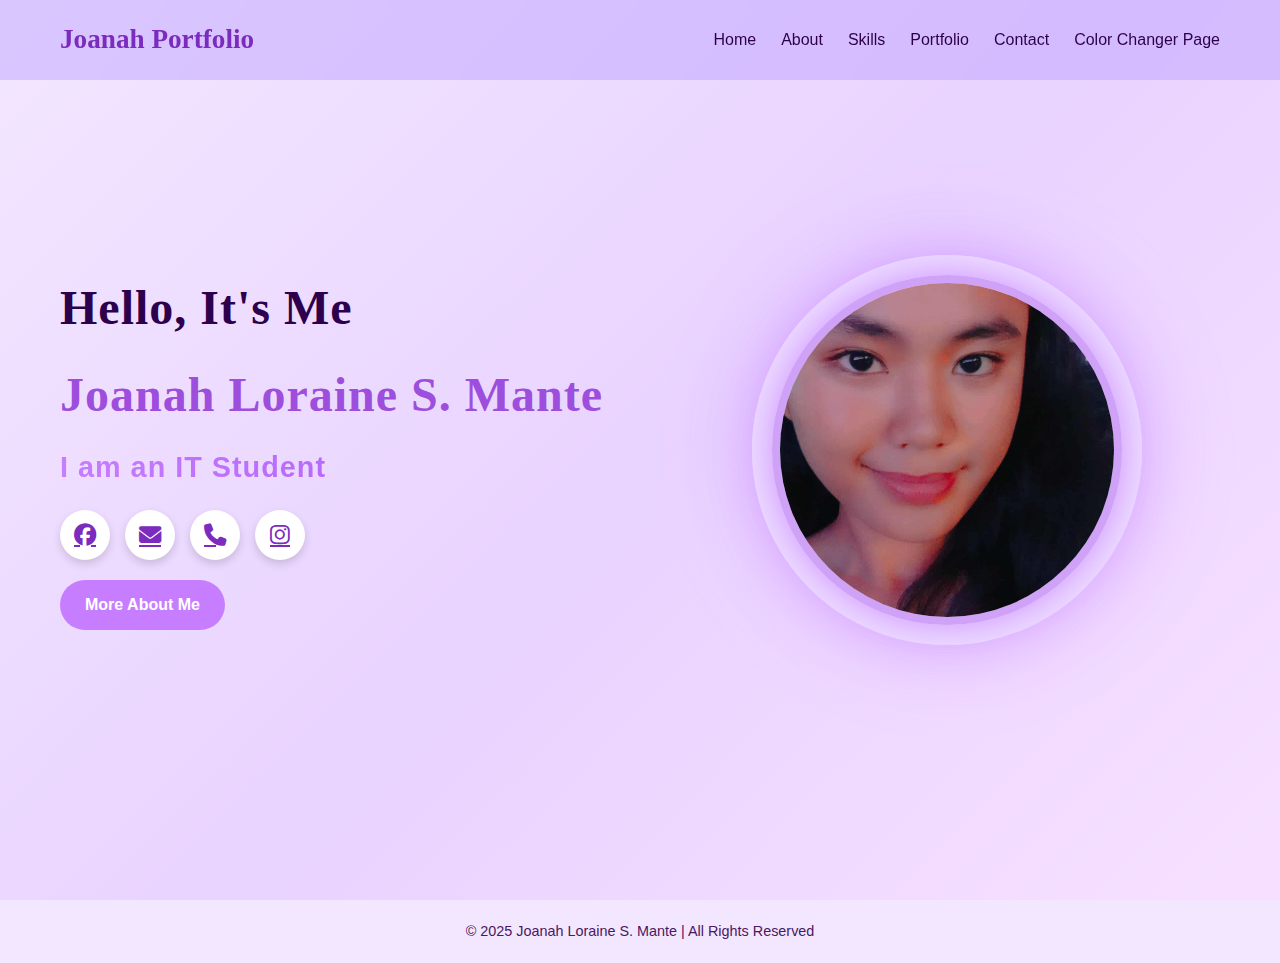
<file: index.html>
<!DOCTYPE html>
<html lang="en">
<head>
  <meta charset="UTF-8">
  <meta name="viewport" content="width=device-width, initial-scale=1.0">
  <title>Joanah Loraine - Portfolio</title>
  <link rel="stylesheet" href="index.css">
  <link rel="stylesheet" href="https://cdnjs.cloudflare.com/ajax/libs/font-awesome/6.5.0/css/all.min.css">
</head>
<body>
  <!-- Navigation -->
  <header>
    <div class="logo">Joanah Portfolio</div>
    <nav>
      <ul>
        <li><a href="#home">Home</a></li>
        <li><a href="about.html">About</a></li>
        <li><a href="#skills">Skills</a></li>
        <li><a href="#portfolio">Portfolio</a></li>
        <li><a href="contact.html">Contact</a></li>
        <li><a href="colorchange.html">Color Changer Page</a></li>
      </ul>
    </nav>
  </header>

  <!-- Hero Section -->
  <section id="home" class="hero">
    <div class="hero-text">
      <h1>Hello, It's Me</h1>
      <h1 class="name-effect">Joanah Loraine S. Mante</h1>
      <h2 class="typing">I am an IT Student</h2>

      <!-- Social Icons -->
      <div class="social-icons">
        <a href="https://facebook.com/JoanahLoraineMante" target="_blank"><i class="fab fa-facebook"></i></a>
        <a href="mailto:joanahlorainem@gmail.com"><i class="fa-solid fa-envelope"></i></a>
        <a href="tel:+639482959783"><i class="fa-solid fa-phone"></i></a>
        <a href="https://instagram.com/luvvjoanah" target="_blank"><i class="fab fa-instagram"></i></a>
      </div>

      <!-- Button -->
      <a href="about.html" class="btn">More About Me</a>
    </div>

    <!-- Profile Picture -->
    <div class="hero-img">
      <img src="your-photo.png" alt="Profile Picture">
    </div>
  </section>

  <!-- Footer -->
  <footer>
    <p>© 2025 Joanah Loraine S. Mante | All Rights Reserved</p>
  </footer>
</body>
</html>
</file>
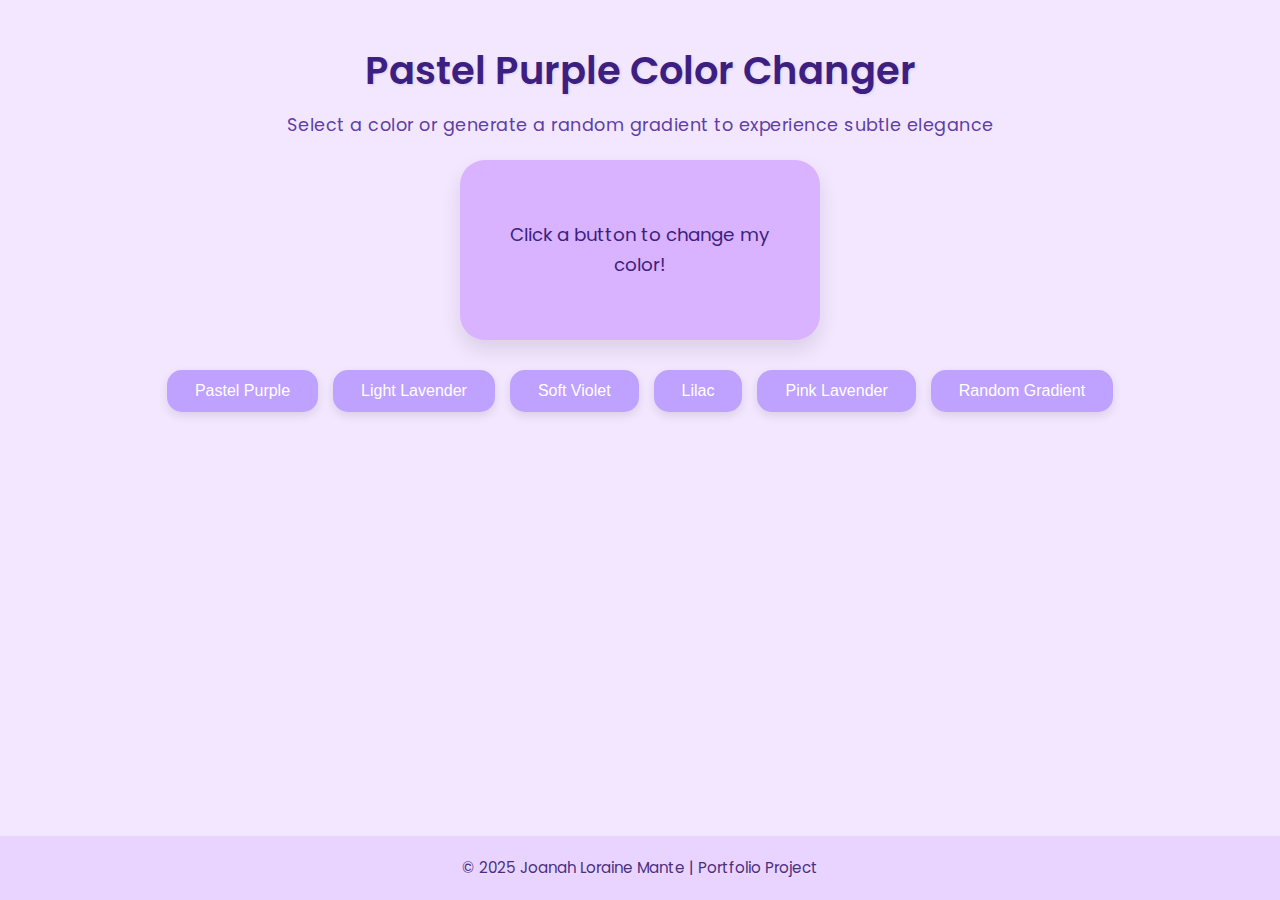
<file: colorchanger.html>
<!DOCTYPE html>
<html lang="en">
<head>
  <meta charset="UTF-8">
  <meta name="viewport" content="width=device-width, initial-scale=1.0">
  <title>Pastel Purple Color Changer</title>

  <!-- Google Font -->
  <link href="https://fonts.googleapis.com/css2?family=Poppins:wght@400;500;600&display=swap" rel="stylesheet">

  <style>
    /* Reset */
    * {
      margin: 0;
      padding: 0;
      box-sizing: border-box;
    }

    body {
      font-family: 'Poppins', sans-serif;
      background-color: #f3e7ff; /* pastel purple background */
      color: #4b2e83;
      display: flex;
      flex-direction: column;
      min-height: 100vh;
      align-items: center;
      line-height: 1.6;
    }

    header {
      margin-top: 40px;
      text-align: center;
    }

    h1 {
      font-size: 2.4em;
      font-weight: 600;
      margin-bottom: 10px;
      color: #3c1f80;
      text-shadow: 1px 1px 3px rgba(0,0,0,0.1);
    }

    p.subtitle {
      font-size: 1.1em;
      color: #5e3fa5;
      letter-spacing: 0.5px;
    }

    main {
      flex: 1;
      display: flex;
      flex-direction: column;
      align-items: center;
      gap: 30px;
      padding: 20px;
    }

    .color-box {
      width: 360px;
      height: 180px;
      background-color: #d9b3ff; /* default pastel purple */
      display: flex;
      align-items: center;
      justify-content: center;
      text-align: center;
      padding: 25px;
      border-radius: 25px;
      box-shadow: 0 10px 20px rgba(0,0,0,0.1);
      font-size: 1.15em;
      transition: background-color 0.6s ease, background 1s ease, transform 0.3s ease;
      color: #3c1f80;
    }

    .color-box:hover {
      transform: scale(1.03);
      box-shadow: 0 14px 28px rgba(0,0,0,0.15);
    }

    .buttons {
      display: flex;
      flex-wrap: wrap;
      justify-content: center;
      gap: 15px;
    }

    button {
      padding: 12px 28px;
      font-size: 1em;
      border: none;
      border-radius: 15px;
      background-color: #bfa2ff;
      color: white;
      cursor: pointer;
      font-weight: 500;
      transition: all 0.3s ease;
      box-shadow: 0 4px 10px rgba(0,0,0,0.1);
    }

    button:hover {
      background-color: #9f80ff;
      transform: translateY(-3px);
      box-shadow: 0 8px 16px rgba(0,0,0,0.2), 0 0 10px rgba(159,128,255,0.5);
    }

    footer {
      width: 100%;
      text-align: center;
      padding: 20px;
      background-color: #e9d3ff;
      font-size: 0.95em;
      color: #4b2e83;
      text-shadow: 1px 1px 2px rgba(255,255,255,0.3);
    }

    @media (max-width: 420px) {
      .color-box {
        width: 90%;
        height: 150px;
        font-size: 1em;
      }

      button {
        padding: 10px 18px;
        font-size: 0.95em;
      }
    }
  </style>
</head>
<body>

  <header>
    <h1>Pastel Purple Color Changer</h1>
    <p class="subtitle">Select a color or generate a random gradient to experience subtle elegance</p>
  </header>

  <main>
    <div class="color-box" id="colorBox">
      Click a button to change my color!
    </div>

    <div class="buttons">
      <button onclick="changeColor('#d9b3ff')">Pastel Purple</button>
      <button onclick="changeColor('#cfa6ff')">Light Lavender</button>
      <button onclick="changeColor('#bfa2ff')">Soft Violet</button>
      <button onclick="changeColor('#e0c6ff')">Lilac</button>
      <button onclick="changeColor('#f0d9ff')">Pink Lavender</button>
      <button onclick="randomGradient()">Random Gradient</button>
    </div>
  </main>

  <footer>
    &copy; 2025 Joanah Loraine Mante | Portfolio Project
  </footer>

  <script>
    const box = document.getElementById("colorBox");

    // Apply a single pastel color
    function changeColor(color) {
      box.style.background = color;
    }

    // Generate a random pastel color
    function randomPastel() {
      const r = Math.floor(Math.random() * 128 + 127);
      const g = Math.floor(Math.random() * 128 + 127);
      const b = Math.floor(Math.random() * 128 + 127);
      return `rgb(${r}, ${g}, ${b})`;
    }

    // Apply a random gradient
    function randomGradient() {
      const color1 = randomPastel();
      const color2 = randomPastel();
      const angle = Math.floor(Math.random() * 360);
      box.style.background = `linear-gradient(${angle}deg, ${color1}, ${color2})`;
    }
  </script>

</body>
</html>
</file>
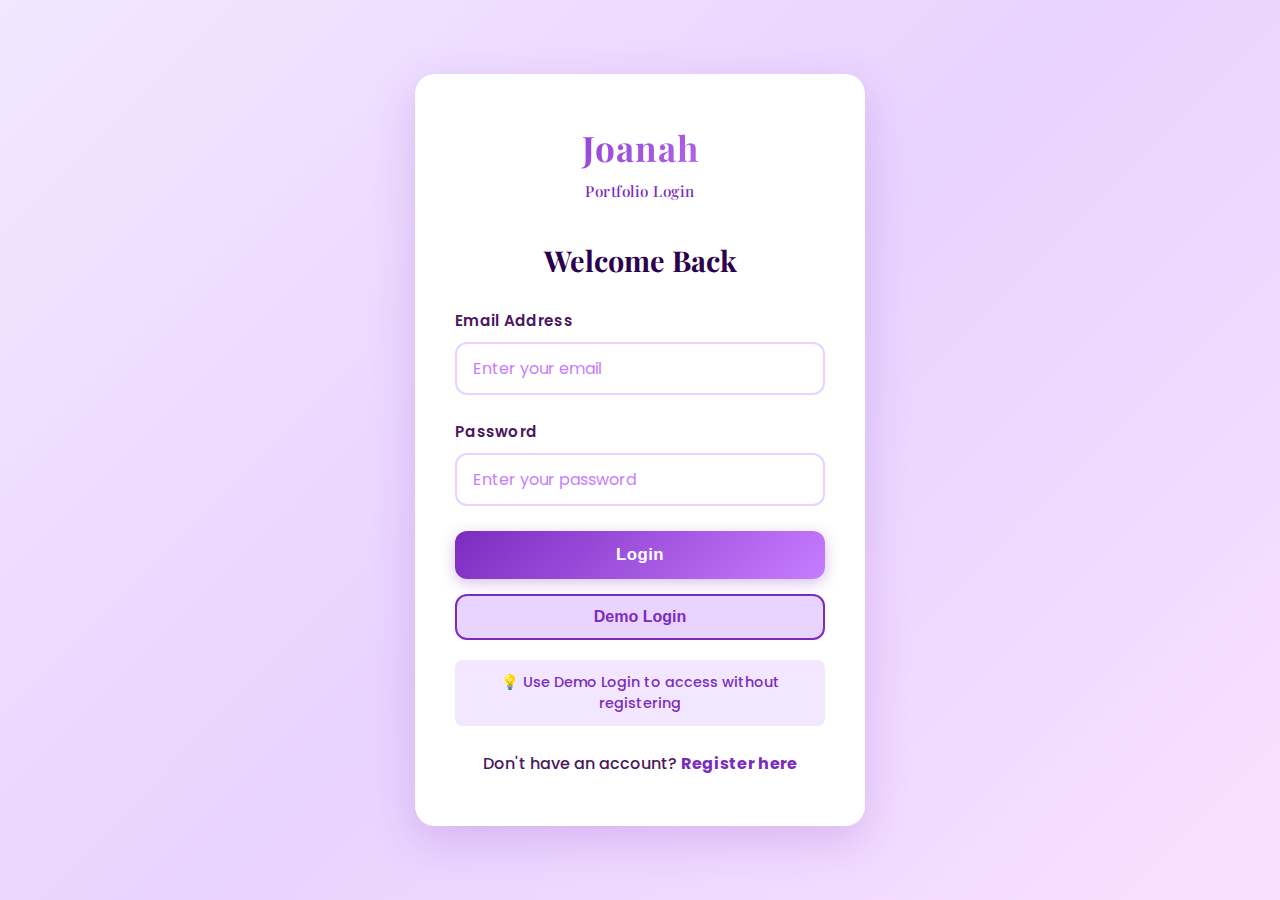
<file: contact.html>
<!DOCTYPE html>
<html lang="en">
<head>
  <meta charset="UTF-8">
  <meta name="viewport" content="width=device-width, initial-scale=1.0">
  <title>Contact - Joanah Loraine</title>
  <link rel="stylesheet" href="https://cdnjs.cloudflare.com/ajax/libs/font-awesome/6.5.0/css/all.min.css">
  <link href="https://fonts.googleapis.com/css2?family=Poppins:wght@300;400;500;600;700&family=Playfair+Display:wght@700&display=swap" rel="stylesheet">
  <style>
    * {
      margin: 0;
      padding: 0;
      box-sizing: border-box;
    }

    :root {
      --bg-1: #f3e7ff; --bg-2: #e9d3ff; --bg-3: #f8e1ff;
      --text-1: #2d004d; --text-2: #4a1760;
      --accent-1: #7b2cbf; --accent-2: #c77dff; --accent-3: #a855f7;
      --card-bg: #f8e1ff; --card-alt: #fff;
      --header-bg: rgba(180, 150, 255, 0.4);
      --shadow: rgba(0,0,0,0.1);
    }

    [data-theme="dark"] {
      --bg-1: #1a0033; --bg-2: #2d004d; --bg-3: #1f0038;
      --text-1: #e0aaff; --text-2: #c77dff;
      --accent-1: #c77dff; --accent-2: #9d4edd; --accent-3: #d0a2f7;
      --card-bg: #2d004d; --card-alt: #1f0038;
      --header-bg: rgba(29, 0, 51, 0.9);
      --shadow: rgba(199, 125, 255, 0.2);
    }

    html {
      scroll-behavior: smooth;
    }

    body {
      background: linear-gradient(135deg, var(--bg-1), var(--bg-2), var(--bg-3));
      color: var(--text-1);
      transition: all 0.5s ease;
      font-family: 'Poppins', sans-serif;
      min-height: 100vh;
    }

    h1, h2, h3, h4, h5, h6 {
      font-family: 'Playfair Display', serif;
    }

    header {
      background: var(--header-bg);
      transition: all 0.3s ease;
      padding: 20px 60px;
      display: flex;
      justify-content: space-between;
      align-items: center;
      position: sticky;
      top: 0;
      z-index: 100;
    }

    header.scrolled {
      padding: 12px 60px;
      box-shadow: 0 4px 15px var(--shadow);
    }

    .logo {
      font-size: 1.8rem;
      font-weight: bold;
      color: var(--accent-1);
      font-family: 'Playfair Display', serif;
      letter-spacing: 1px;
    }

    nav ul {
      display: flex;
      list-style: none;
      gap: 30px;
    }

    nav a {
      color: var(--text-1);
      text-decoration: none;
      transition: color 0.3s ease;
      font-weight: 500;
      font-size: 1rem;
      letter-spacing: 0.3px;
    }

    nav a:hover,
    nav a.active {
      color: var(--accent-1);
    }

    .theme-toggle {
      position: fixed;
      top: 100px;
      right: 30px;
      z-index: 1001;
      background: var(--accent-2);
      border: none;
      width: 60px;
      height: 60px;
      border-radius: 50%;
      cursor: pointer;
      box-shadow: 0 4px 15px var(--shadow);
      transition: all 0.3s ease;
      display: flex;
      align-items: center;
      justify-content: center;
      font-size: 1.5rem;
      color: white;
    }

    .theme-toggle:hover {
      transform: scale(1.1) rotate(15deg);
    }

    .scroll-top {
      position: fixed;
      bottom: 30px;
      right: 30px;
      background: var(--accent-2);
      color: white;
      width: 50px;
      height: 50px;
      border-radius: 50%;
      border: none;
      cursor: pointer;
      opacity: 0;
      transform: translateY(100px);
      transition: all 0.3s ease;
      box-shadow: 0 4px 15px var(--shadow);
      z-index: 1001;
      display: flex;
      align-items: center;
      justify-content: center;
    }

    .scroll-top.visible {
      opacity: 1;
      transform: translateY(0);
    }

    .scroll-top:hover {
      transform: translateY(-5px);
    }

    .contact-container {
      max-width: 700px;
      margin: 80px auto;
      background: var(--card-bg);
      padding: 60px;
      border-radius: 20px;
      box-shadow: 0 8px 30px rgba(123, 44, 191, 0.12);
      animation: slideUp 0.8s ease-out;
    }

    @keyframes slideUp {
      from {
        opacity: 0;
        transform: translateY(50px);
      }
      to {
        opacity: 1;
        transform: translateY(0);
      }
    }

    .contact-container h2 {
      font-size: 2.8rem;
      color: var(--text-1);
      margin-bottom: 15px;
      font-family: 'Playfair Display', serif;
      font-weight: 700;
      letter-spacing: 1px;
    }

    .contact-container p {
      font-size: 1.1rem;
      color: var(--text-2);
      margin-bottom: 40px;
      line-height: 1.8;
      font-weight: 400;
    }

    .form-group {
      margin-bottom: 25px;
    }

    label {
      display: block;
      color: var(--text-1);
      margin-bottom: 10px;
      font-weight: 600;
      font-size: 1rem;
      letter-spacing: 0.3px;
    }

    input,
    textarea {
      width: 100%;
      padding: 14px 16px;
      border: 2px solid #e9d3ff;
      border-radius: 12px;
      font-family: 'Poppins', sans-serif;
      font-size: 1rem;
      transition: all 0.3s ease;
      color: var(--text-1);
      background: var(--card-alt);
    }

    input:focus,
    textarea:focus {
      outline: none;
      border-color: var(--accent-1);
      box-shadow: 0 0 0 3px rgba(123, 44, 191, 0.1);
      transform: translateY(-2px);
    }

    input::placeholder,
    textarea::placeholder {
      color: var(--accent-2);
      font-weight: 400;
    }

    .btn {
      width: 100%;
      padding: 16px;
      background: linear-gradient(135deg, var(--accent-1), var(--accent-2));
      color: white;
      border: none;
      border-radius: 12px;
      font-size: 1.1rem;
      font-weight: 700;
      cursor: pointer;
      transition: all 0.3s ease;
      letter-spacing: 0.5px;
      box-shadow: 0 4px 15px rgba(123, 44, 191, 0.3);
      font-family: 'Poppins', sans-serif;
    }

    .btn:hover {
      transform: translateY(-3px);
      box-shadow: 0 8px 25px rgba(123, 44, 191, 0.45);
    }

    .btn:active {
      transform: translateY(-1px);
    }

    .btn:disabled {
      opacity: 0.7;
      cursor: not-allowed;
    }

    .contact-info {
      background: var(--card-alt);
      padding: 25px;
      border-radius: 12px;
      margin-top: 30px;
      border-left: 4px solid var(--accent-2);
    }

    .contact-info h3 {
      font-size: 1.3rem;
      color: var(--accent-1);
      margin-bottom: 15px;
      font-family: 'Playfair Display', serif;
    }

    .contact-info p {
      margin-bottom: 12px;
      font-size: 1.05rem;
    }

    .contact-info a {
      color: var(--accent-1);
      text-decoration: none;
      font-weight: 600;
      transition: color 0.3s ease;
    }

    .contact-info a:hover {
      color: var(--accent-2);
    }

    .success-message {
      background: #e8f5e9;
      color: #2e7d32;
      padding: 16px;
      border-radius: 8px;
      margin-bottom: 20px;
      font-weight: 500;
      display: none;
      text-align: center;
      border-left: 4px solid #2e7d32;
    }

    .success-message.show {
      display: block;
      animation: slideIn 0.5s ease-out;
    }

    @keyframes slideIn {
      from {
        opacity: 0;
        transform: translateX(-20px);
      }
      to {
        opacity: 1;
        transform: translateX(0);
      }
    }

    footer {
      background: var(--card-bg);
      color: var(--text-2);
      text-align: center;
      padding: 30px 20px;
      margin-top: 60px;
      font-size: 1.05rem;
      font-weight: 500;
    }

    @media (max-width: 900px) {
      header {
        flex-direction: column;
        gap: 15px;
        padding: 15px;
      }

      nav ul {
        flex-direction: column;
        gap: 15px;
      }

      .contact-container {
        margin: 60px 20px;
        padding: 40px 25px;
      }

      .theme-toggle {
        top: 80px;
        right: 20px;
      }
    }
  </style>
</head>
<body>
  <button class="theme-toggle" id="themeToggle">
    <i class="fas fa-moon"></i>
  </button>

  <button class="scroll-top" id="scrollTop">
    <i class="fas fa-arrow-up"></i>
  </button>

  <header id="header">
    <div class="logo">Joanah Portfolio</div>
    <nav>
      <ul>
        <li><a href="index.html#home">Home</a></li>
        <li><a href="index.html#about">About</a></li>
        <li><a href="index.html#skills">Skills</a></li>
        <li><a href="index.html#portfolio">Portfolio</a></li>
        <li><a href="contact.html" class="active">Contact</a></li>
        <li><a href="#" id="logoutBtn" style="color: var(--accent-1); font-weight: 700;">Logout</a></li>
      </ul>
    </nav>
  </header>

  <div class="contact-container">
    <h2>Get In Touch</h2>
    <p>I'd love to hear from you! Whether you have questions, collaboration ideas, or just want to say hello, feel free to reach out.</p>

    <div class="success-message" id="successMsg">
      ✓ Thank you! Your message has been received. I'll get back to you soon!
    </div>

    <form id="contactForm">
      <div class="form-group">
        <label for="name">Full Name</label>
        <input type="text" id="name" name="name" placeholder="Enter your name" required>
      </div>

      <div class="form-group">
        <label for="email">Email Address</label>
        <input type="email" id="email" name="email" placeholder="Enter your email" required>
      </div>

      <div class="form-group">
        <label for="subject">Subject</label>
        <input type="text" id="subject" name="subject" placeholder="What is this about?" required>
      </div>

      <div class="form-group">
        <label for="message">Message</label>
        <textarea id="message" name="message" rows="6" placeholder="Type your message here..." required></textarea>
      </div>

      <button type="submit" class="btn" id="submitBtn">
        <i class="fas fa-paper-plane"></i> Send Message
      </button>
    </form>

    <div class="contact-info">
      <h3>Other Ways to Reach Me</h3>
      <p>
        <i class="fas fa-envelope" style="color: var(--accent-1); margin-right: 10px;"></i>
        <a href="mailto:joanahlorainem@gmail.com">joanahlorainem@gmail.com</a>
      </p>
      <p>
        <i class="fas fa-phone" style="color: var(--accent-1); margin-right: 10px;"></i>
        <a href="tel:+639482959783">+63 948 295 9783</a>
      </p>
      <p>
        <i class="fas fa-map-marker-alt" style="color: var(--accent-1); margin-right: 10px;"></i>
        Philippines
      </p>
    </div>
  </div>

  <footer>
    <p>© 2025 Joanah Loraine S. Mante | All Rights Reserved</p>
  </footer>

  <script>
    // Check if user is logged in
    if (!localStorage.getItem('userLoggedIn')) {
      window.location.href = 'login.html';
    }

    // Theme Toggle
    const theme = document.getElementById('themeToggle');
    const html = document.documentElement;
    const saved = localStorage.getItem('theme') || 'light';
    html.setAttribute('data-theme', saved);
    theme.querySelector('i').className = saved === 'dark' ? 'fas fa-sun' : 'fas fa-moon';

    theme.addEventListener('click', () => {
      const curr = html.getAttribute('data-theme');
      const next = curr === 'dark' ? 'light' : 'dark';
      html.setAttribute('data-theme', next);
      localStorage.setItem('theme', next);
      theme.querySelector('i').className = next === 'dark' ? 'fas fa-sun' : 'fas fa-moon';
    });

    // Logout Button
    document.getElementById('logoutBtn').addEventListener('click', (e) => {
      e.preventDefault();
      localStorage.removeItem('userLoggedIn');
      window.location.href = 'login.html';
    });

    // Scroll Progress
    window.addEventListener('scroll', () => {
      const top = document.getElementById('scrollTop');
      top.classList.toggle('visible', window.scrollY > 300);
      document.getElementById('header').classList.toggle('scrolled', window.scrollY > 50);
    });

    // Scroll to Top
    document.getElementById('scrollTop').addEventListener('click', () => {
      window.scrollTo({ top: 0, behavior: 'smooth' });
    });

    // Form Submission
    document.getElementById('contactForm').addEventListener('submit', function(e) {
      e.preventDefault();

      const name = document.getElementById('name').value;
      const email = document.getElementById('email').value;
      const subject = document.getElementById('subject').value;
      const message = document.getElementById('message').value;
      const successMsg = document.getElementById('successMsg');
      const submitBtn = document.getElementById('submitBtn');

      // Simple validation
      if (name && email && subject && message) {
        // Show success message
        successMsg.classList.add('show');
        submitBtn.disabled = true;
        submitBtn.innerHTML = '<i class="fas fa-check"></i> Message Sent!';

        // Reset form
        this.reset();

        // Hide success message after 4 seconds
        setTimeout(() => {
          successMsg.classList.remove('show');
          submitBtn.disabled = false;
          submitBtn.innerHTML = '<i class="fas fa-paper-plane"></i> Send Message';
        }, 4000);
      }
    });

    // Navigation smooth scroll for anchor links
    document.querySelectorAll('nav a').forEach(link => {
      link.addEventListener('click', function(e) {
        const href = this.getAttribute('href');
        if (href.includes('index.html#')) {
          e.preventDefault();
          const target = href.split('#')[1];
          // Redirect to index.html with anchor
          window.location.href = href;
        }
      });
    });
  </script>
</body>
</html>
</file>
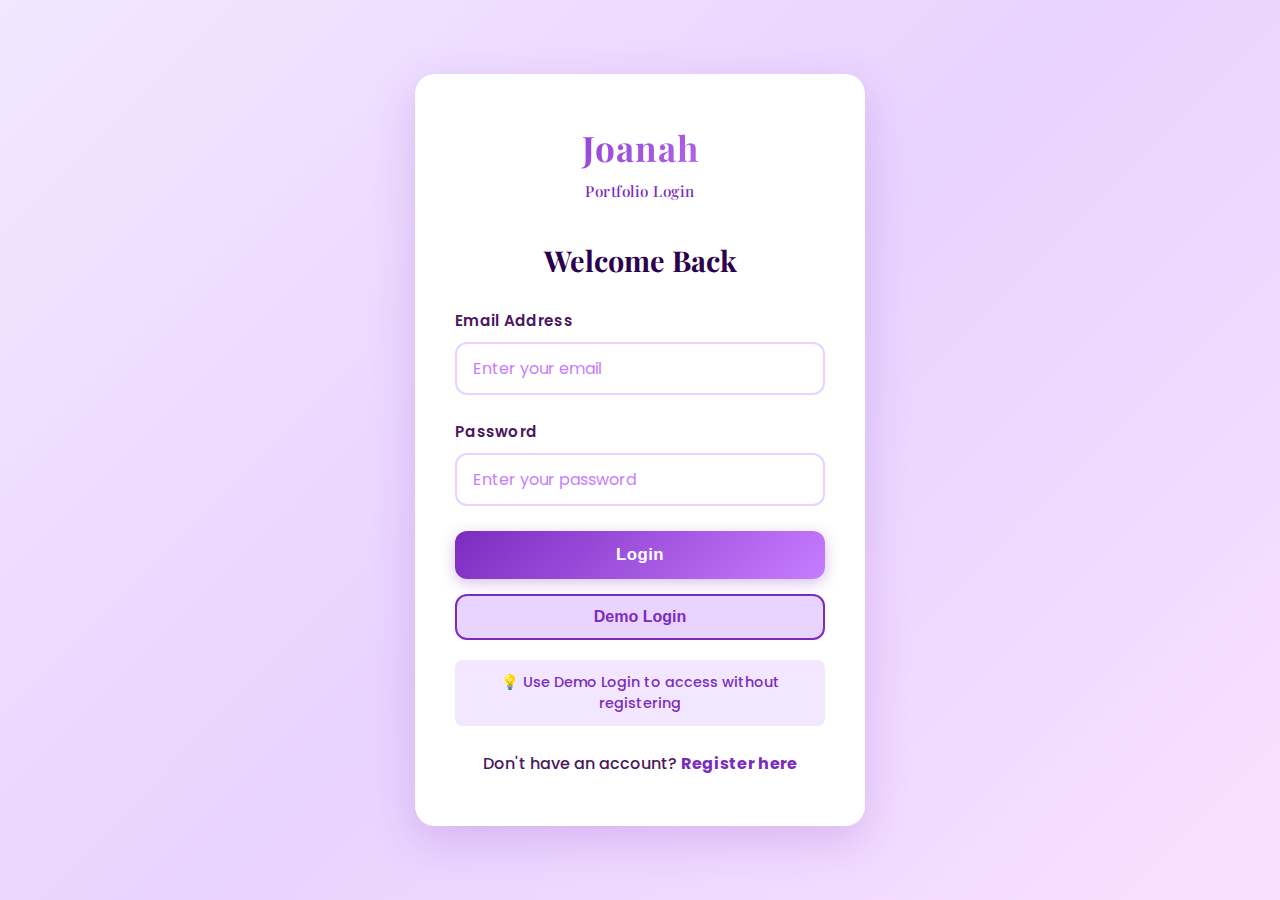
<file: login.html>
<!DOCTYPE html>
<html lang="en">
<head>
  <meta charset="UTF-8">
  <meta name="viewport" content="width=device-width, initial-scale=1.0">
  <title>Login - Joanah Portfolio</title>
  <link href="https://fonts.googleapis.com/css2?family=Poppins:wght@300;400;500;600;700&family=Playfair+Display:wght@700&display=swap" rel="stylesheet">
  <link rel="stylesheet" href="https://cdnjs.cloudflare.com/ajax/libs/font-awesome/6.5.0/css/all.min.css">
  <style>
    * {
      margin: 0;
      padding: 0;
      box-sizing: border-box;
    }

    body {
      font-family: 'Poppins', sans-serif;
      background: linear-gradient(135deg, #f3e7ff, #e9d3ff, #f8e1ff);
      min-height: 100vh;
      display: flex;
      align-items: center;
      justify-content: center;
    }

    .container {
      background: white;
      border-radius: 20px;
      box-shadow: 0 15px 45px rgba(123, 44, 191, 0.2);
      max-width: 450px;
      width: 100%;
      padding: 50px 40px;
      animation: slideUp 0.6s ease-out;
    }

    @keyframes slideUp {
      from { opacity: 0; transform: translateY(50px); }
      to { opacity: 1; transform: translateY(0); }
    }

    .logo {
      text-align: center;
      margin-bottom: 40px;
      font-family: 'Playfair Display', serif;
    }

    .logo h1 {
      font-size: 2.2rem;
      background: linear-gradient(135deg, #7b2cbf, #c77dff);
      -webkit-background-clip: text;
      -webkit-text-fill-color: transparent;
      background-clip: text;
      margin-bottom: 10px;
      letter-spacing: 1px;
    }

    .logo p {
      color: #7b2cbf;
      font-size: 0.95rem;
      font-weight: 500;
      letter-spacing: 0.5px;
    }

    h2 {
      color: #2d004d;
      margin-bottom: 30px;
      text-align: center;
      font-family: 'Playfair Display', serif;
      font-size: 1.8rem;
    }

    .form-group {
      margin-bottom: 25px;
    }

    label {
      display: block;
      color: #4a1760;
      margin-bottom: 10px;
      font-weight: 600;
      font-size: 0.95rem;
      letter-spacing: 0.3px;
    }

    input {
      width: 100%;
      padding: 12px 16px;
      border: 2px solid #e9d3ff;
      border-radius: 12px;
      font-family: 'Poppins', sans-serif;
      font-size: 1rem;
      transition: all 0.3s ease;
      color: #2d004d;
    }

    input:focus {
      outline: none;
      border-color: #7b2cbf;
      box-shadow: 0 0 0 3px rgba(123, 44, 191, 0.1);
    }

    input::placeholder {
      color: #c77dff;
      font-weight: 400;
    }

    .btn {
      width: 100%;
      padding: 14px;
      background: linear-gradient(135deg, #7b2cbf, #c77dff);
      color: white;
      border: none;
      border-radius: 12px;
      font-size: 1.05rem;
      font-weight: 700;
      cursor: pointer;
      transition: all 0.3s ease;
      letter-spacing: 0.5px;
      box-shadow: 0 4px 15px rgba(123, 44, 191, 0.3);
    }

    .btn:hover {
      transform: translateY(-3px);
      box-shadow: 0 8px 25px rgba(123, 44, 191, 0.45);
    }

    .btn:active {
      transform: translateY(-1px);
    }

    .demo-btn {
      width: 100%;
      padding: 12px;
      background: #e9d3ff;
      color: #7b2cbf;
      border: 2px solid #7b2cbf;
      border-radius: 12px;
      font-size: 1rem;
      font-weight: 600;
      cursor: pointer;
      transition: all 0.3s ease;
      margin-top: 15px;
    }

    .demo-btn:hover {
      background: #7b2cbf;
      color: white;
    }

    .register-link {
      text-align: center;
      margin-top: 25px;
      color: #4a1760;
      font-weight: 500;
    }

    .register-link a {
      color: #7b2cbf;
      text-decoration: none;
      font-weight: 700;
      transition: color 0.3s ease;
      letter-spacing: 0.3px;
    }

    .register-link a:hover {
      color: #c77dff;
    }

    .error {
      background: #ffebee;
      color: #c2185b;
      padding: 12px;
      border-radius: 8px;
      margin-bottom: 20px;
      font-weight: 500;
      display: none;
    }

    .success {
      background: #e8f5e9;
      color: #2e7d32;
      padding: 12px;
      border-radius: 8px;
      margin-bottom: 20px;
      font-weight: 500;
      display: none;
    }

    .demo-note {
      background: #f3e7ff;
      color: #7b2cbf;
      padding: 12px;
      border-radius: 8px;
      margin-top: 20px;
      font-size: 0.9rem;
      text-align: center;
      font-weight: 500;
    }

    @media (max-width: 600px) {
      .container {
        padding: 35px 25px;
      }

      h2 {
        font-size: 1.6rem;
      }

      .logo h1 {
        font-size: 2rem;
      }
    }
  </style>
</head>
<body>
  <div class="container">
    <div class="logo">
      <h1>Joanah</h1>
      <p>Portfolio Login</p>
    </div>

    <h2>Welcome Back</h2>

    <div class="error" id="errorMsg"></div>
    <div class="success" id="successMsg"></div>

    <form id="loginForm">
      <div class="form-group">
        <label for="email">Email Address</label>
        <input type="email" id="email" placeholder="Enter your email" required>
      </div>

      <div class="form-group">
        <label for="password">Password</label>
        <input type="password" id="password" placeholder="Enter your password" required>
      </div>

      <button type="submit" class="btn">Login</button>
      <button type="button" class="demo-btn" onclick="demoLogin()">Demo Login</button>
    </form>

    <div class="demo-note">
      💡 Use Demo Login to access without registering
    </div>

    <div class="register-link">
      Don't have an account? <a href="register.html">Register here</a>
    </div>
  </div>

  <script>
    // Initialize demo users on first load
    function initializeDemoUsers() {
      if (!localStorage.getItem('users')) {
        const demoUsers = [
          { fullname: 'Demo User', email: 'demo@example.com', password: 'demo123' },
          { fullname: 'Joanah Loraine', email: 'joanah@example.com', password: 'password123' }
        ];
        localStorage.setItem('users', JSON.stringify(demoUsers));
      }
    }

    // Initialize on page load
    initializeDemoUsers();

    // Regular Login
    document.getElementById('loginForm').addEventListener('submit', function(e) {
      e.preventDefault();

      const email = document.getElementById('email').value;
      const password = document.getElementById('password').value;
      const errorMsg = document.getElementById('errorMsg');
      const successMsg = document.getElementById('successMsg');

      // Get registered users from localStorage
      const users = JSON.parse(localStorage.getItem('users')) || [];
      const user = users.find(u => u.email === email && u.password === password);

      if (user) {
        successMsg.textContent = '✓ Login successful! Redirecting...';
        successMsg.style.display = 'block';
        errorMsg.style.display = 'none';
        localStorage.setItem('userLoggedIn', 'true');
        localStorage.setItem('currentUser', JSON.stringify(user));
        setTimeout(() => {
          window.location.href = 'index.html';
        }, 1500);
      } else {
        errorMsg.textContent = '✗ Invalid email or password!';
        errorMsg.style.display = 'block';
        successMsg.style.display = 'none';
      }
    });

    // Demo Login
    function demoLogin() {
      const successMsg = document.getElementById('successMsg');
      const errorMsg = document.getElementById('errorMsg');
      
      const demoUser = {
        fullname: 'Demo User',
        email: 'demo@example.com',
        password: 'demo123'
      };

      successMsg.textContent = '✓ Demo login successful! Redirecting...';
      successMsg.style.display = 'block';
      errorMsg.style.display = 'none';
      localStorage.setItem('userLoggedIn', 'true');
      localStorage.setItem('currentUser', JSON.stringify(demoUser));
      
      setTimeout(() => {
        window.location.href = 'index.html';
      }, 1500);
    }
  </script>
</body>
</html>
</file>
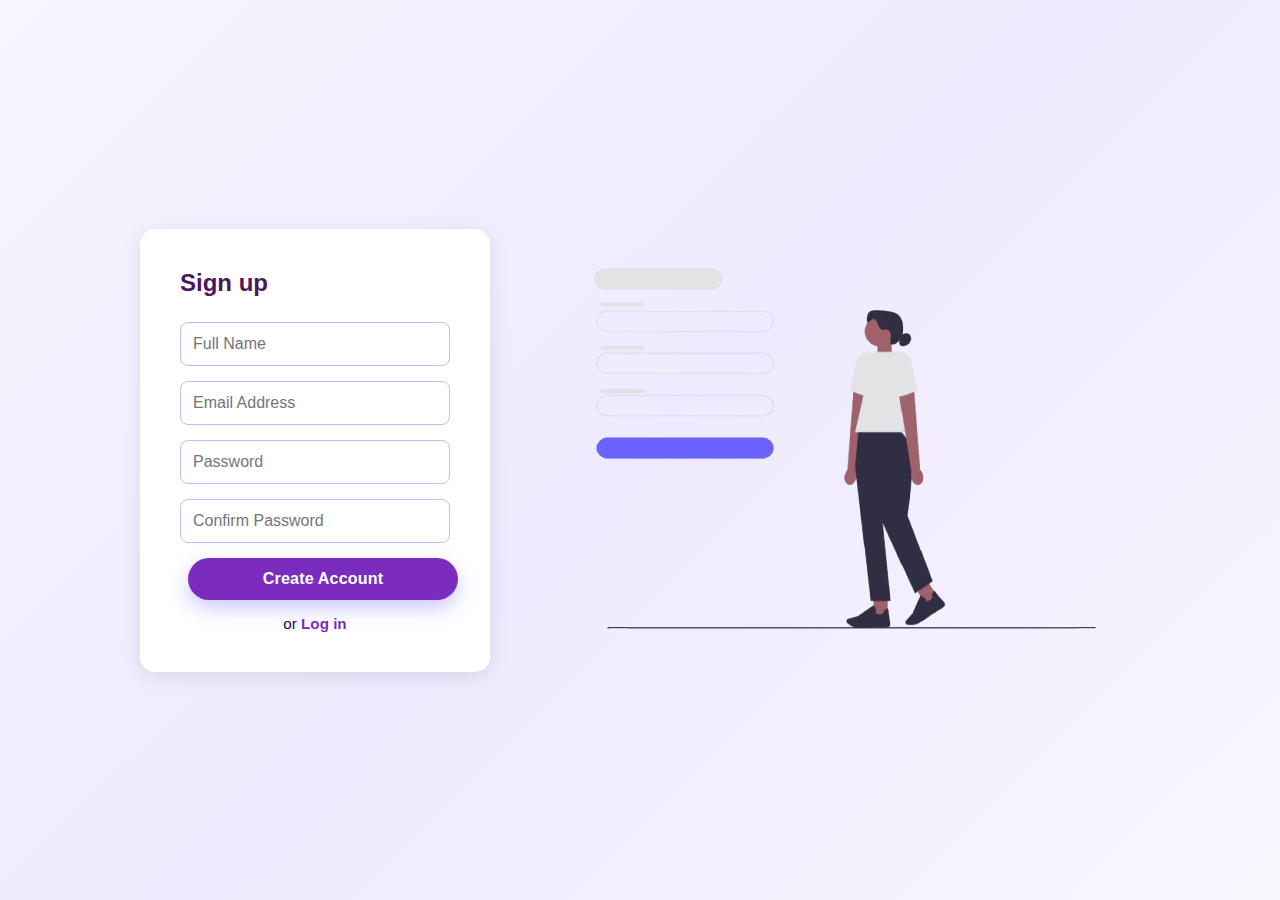
<file: registration.html>
<!DOCTYPE html>
<html lang="en">
<head>
  <meta charset="UTF-8">
  <meta name="viewport" content="width=device-width, initial-scale=1.0">
  <title>Register - Joanah Portfolio</title>
  <link rel="stylesheet" href="welcome.css">
  <section class="auth-container">
    <div class="auth-image">
      <img src="register-illustration.png" alt="Register Illustration">
    </div>
    <div class="auth-form">
      <h2>Sign up</h2>
      <form action="index.html" method="get">
        <div class="input-group">
          <input type="text" placeholder="Full Name" required>
        </div>
        <div class="input-group">
          <input type="email" placeholder="Email Address" required>
        </div>
        <div class="input-group">
          <input type="password" placeholder="Password" required>
        </div>
        <div class="input-group">
          <input type="password" placeholder="Confirm Password" required>
        </div>
        <button type="submit" class="btn">Create Account</button>
        <p class="switch">or <a href="login.html">Log in</a></p>
      </form>
    </div>
  </section>
</body>
</html>
</file>
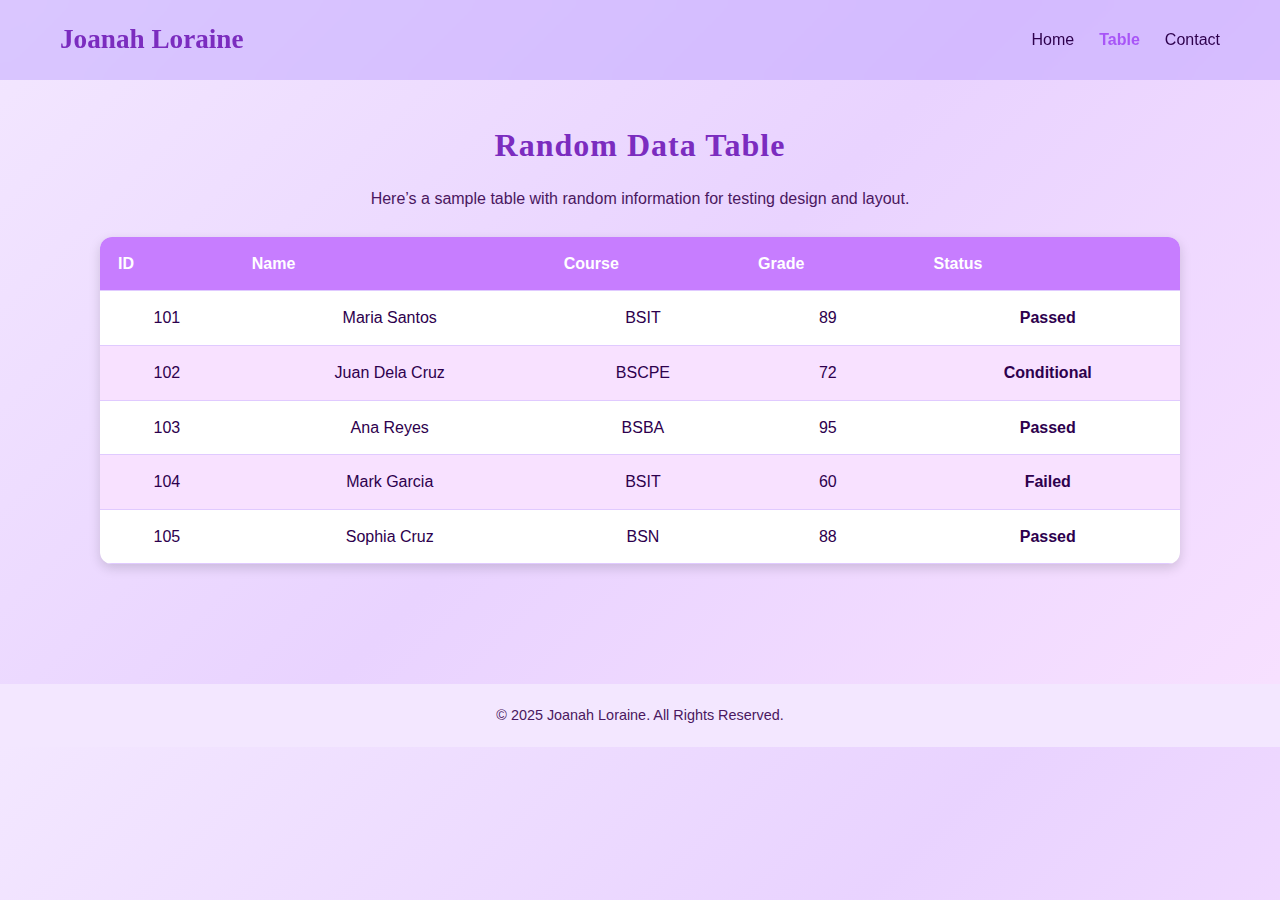
<file: table.html>
<!DOCTYPE html>
<html lang="en">
<head>
  <meta charset="UTF-8">
  <meta name="viewport" content="width=device-width, initial-scale=1.0">
  <title>Sample Data Table</title>
  <link rel="stylesheet" href="index.css">
</head>
<body>
  <header>
    <div class="logo">Joanah Loraine</div>
    <nav>
      <ul>
        <li><a href="index.html">Home</a></li>
        <li><a href="table.html" class="active">Table</a></li>
        <li><a href="contact.html">Contact</a></li>
      </ul>
    </nav>
  </header>

  <section class="table-section">
    <h2>Random Data Table</h2>
    <p>Here’s a sample table with random information for testing design and layout.</p>

    <table class="styled-table">
      <thead>
        <tr>
          <th>ID</th>
          <th>Name</th>
          <th>Course</th>
          <th>Grade</th>
          <th>Status</th>
        </tr>
      </thead>
      <tbody>
        <tr>
          <td>101</td>
          <td>Maria Santos</td>
          <td>BSIT</td>
          <td>89</td>
          <td>Passed</td>
        </tr>
        <tr>
          <td>102</td>
          <td>Juan Dela Cruz</td>
          <td>BSCPE</td>
          <td>72</td>
          <td>Conditional</td>
        </tr>
        <tr>
          <td>103</td>
          <td>Ana Reyes</td>
          <td>BSBA</td>
          <td>95</td>
          <td>Passed</td>
        </tr>
        <tr>
          <td>104</td>
          <td>Mark Garcia</td>
          <td>BSIT</td>
          <td>60</td>
          <td>Failed</td>
        </tr>
        <tr>
          <td>105</td>
          <td>Sophia Cruz</td>
          <td>BSN</td>
          <td>88</td>
          <td>Passed</td>
        </tr>
      </tbody>
    </table>
  </section>

  <footer>
    <p>&copy; 2025 Joanah Loraine. All Rights Reserved.</p>
  </footer>
</body>
</html>
</file>
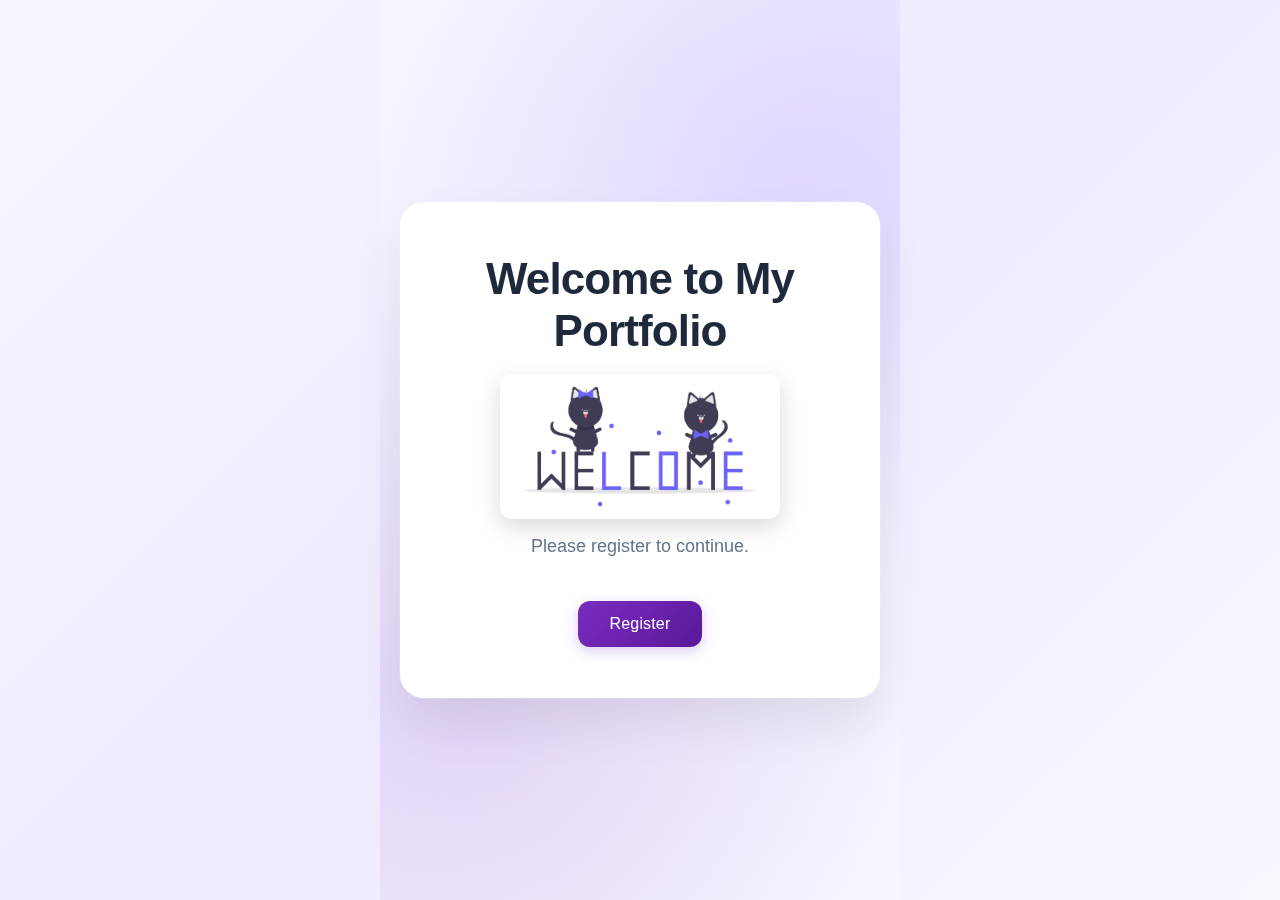
<file: welcome.html>
<!DOCTYPE html>
<html lang="en">
<head>
  <meta charset="UTF-8">
  <meta name="viewport" content="width=device-width, initial-scale=1.0">
  <title>Welcome</title>
  <link rel="stylesheet" href="welcome.css">
</head>
<body class="welcome-page">
  <div class="welcome-container">
    <div class="container welcome-card">
      <h1 class="fade-text">Welcome to My Portfolio</h1>
      <img src="welcome.png" alt="Welcome" class="welcome-image float" />
      <p class="fade-text">Please register to continue.</p>
      <div class="welcome-buttons">
        <a href="registration.html" class="welcome-btn ripple">Register</a>
      </div>
    </div>
  </div>

  <!-- JavaScript Animations -->
  <script>
    // Fade in the card and text smoothly
    window.addEventListener('load', () => {
      document.querySelector('.welcome-card').style.opacity = '1';
      document.querySelectorAll('.fade-text').forEach((el, i) => {
        setTimeout(() => {
          el.classList.add('visible');
        }, i * 300);
      });
    });

    // Floating animation loop for the image
    const image = document.querySelector('.welcome-image');
    let direction = 1;
    setInterval(() => {
      image.style.transform = `translateY(${direction * 5}px)`;
      direction *= -1;
    }, 2000);

    // Ripple effect for buttons
    const buttons = document.querySelectorAll('.ripple');
    buttons.forEach(btn => {
      btn.addEventListener('click', function (e) {
        const circle = document.createElement('span');
        const diameter = Math.max(this.clientWidth, this.clientHeight);
        const radius = diameter / 2;

        circle.style.width = circle.style.height = `${diameter}px`;
        circle.style.left = `${e.clientX - this.offsetLeft - radius}px`;
        circle.style.top = `${e.clientY - this.offsetTop - radius}px`;
        circle.classList.add('ripple-effect');

        const ripple = this.getElementsByClassName('ripple-effect')[0];
        if (ripple) ripple.remove();

        this.appendChild(circle);

        // Optional: slight delay to simulate smooth redirect
        setTimeout(() => {
          window.location.href = this.getAttribute('href');
        }, 400);

        e.preventDefault();
      });
    });
  </script>
</body>
</html>
</file>
<file: welcome.css>
/* Base variables */
:root {
  --bg: #f7f7fb;
  --card-bg: #ffffff;
  --text: #222333;
  --muted: #666a73;
  --primary: #6c63ff;
  --primary-600: #5a52e6;
  --ring: rgba(108, 99, 255, 0.35);
  --shadow: 0 10px 30px rgba(0, 0, 0, 0.10);
}

/* Page layout */
html, body {
  height: 100%;
}

body {
  margin: 0;
  font-family: ui-sans-serif, system-ui, -apple-system, Segoe UI, Roboto, Helvetica, Arial, "Apple Color Emoji", "Segoe UI Emoji";
  color: var(--text);
  background:
    radial-gradient(1200px 600px at 100% -10%, #eaeafe 0%, rgba(234, 234, 254, 0) 60%),
    radial-gradient(1200px 600px at -10% 100%, #e8fff6 0%, rgba(232, 255, 246, 0) 60%),
    var(--bg);
  display: grid;
  place-items: center;
}

/* Card container */
.container {
  width: min(92%, 560px);
  background: var(--card-bg);
  border-radius: 16px;
  box-shadow: var(--shadow);
  padding: 28px 24px;
  text-align: center;
}

.container h1 {
  margin: 0 0 8px;
  font-size: 1.875rem;
  letter-spacing: 0.2px;
}

.container p {
  margin: 0 0 16px;
  color: var(--muted);
}

/* Welcome image */
.container img {
  display: block;
  margin: 16px auto 12px;
  width: 80%;
  max-width: 280px;
  height: auto;
  border-radius: 12px;
  box-shadow: 0 8px 24px rgba(0, 0, 0, 0.15);
  object-fit: cover;
}

/* Buttons */
.btn {
  display: inline-block;
  margin: 6px 8px 0;
  padding: 10px 18px;
  border-radius: 10px;
  background: var(--primary);
  color: #fff;
  text-decoration: none;
  font-weight: 600;
  letter-spacing: 0.2px;
  box-shadow: 0 8px 20px rgba(108, 99, 255, 0.35);
  transition: transform 160ms ease, box-shadow 160ms ease, background 160ms ease;
}

.btn:hover {
  transform: translateY(-2px);
  background: var(--primary-600);
  box-shadow: 0 12px 26px rgba(108, 99, 255, 0.45);
}

.btn:active {
  transform: translateY(0);
}

.btn:focus-visible {
  outline: none;
  box-shadow: 0 0 0 4px var(--ring);
}

/* Small screens tweaks */
@media (max-width: 360px) {
  .container {
    padding: 22px 18px;
  }
  .container h1 {
    font-size: 1.6rem;
  }
}

/* General Reset */
* {
  margin: 0;
  padding: 0;
  box-sizing: border-box;
}

body {
  font-family: "Segoe UI", Tahoma, Verdana, sans-serif;
  background: linear-gradient(135deg, #f7f5ff, #efeaff, #f9f7ff);
  color: #2d004d;
  min-height: 100vh;
}

/* Header */
header {
  display: flex;
  justify-content: space-between;
  align-items: center;
  padding: 18px 60px;
  background: rgba(180, 150, 255, 0.4);
  backdrop-filter: blur(10px);
}
header .logo {
  font-size: 1.5rem;
  font-weight: bold;
  color: #7b2cbf;
  font-family: Georgia, serif;
}
nav ul {
  display: flex;
  list-style: none;
  gap: 25px;
}
nav ul li a {
  text-decoration: none;
  font-size: 1rem;
  color: #2d004d;
  transition: color 0.3s;
}
nav ul li a.active,
nav ul li a:hover {
  color: #7b2cbf;
  font-weight: bold;
}

/* Auth Container - All pages: Illustration on the right */
.auth-container,
.registration-container {
  display: flex;
  justify-content: center;
  align-items: center;
  padding: 80px 40px;
  gap: 60px;
  flex-direction: row-reverse;
  flex-wrap: wrap; /* Moves illustration to the right */
}

/* Illustrations */
.auth-image img,
.registration-container .auth-image img {
  max-width: 600px; /* Bigger illustration */
  width: 100%;
  height: auto;
}

/* Form Card */
.auth-form {
  background: #fff;
  padding: 40px;
  border-radius: 15px;
  width: 350px;
  box-shadow: 0 4px 20px rgba(0,0,0,0.1);
}
.auth-form h2 {
  margin-bottom: 25px;
  color: #4a1760;
}

/* Input Groups */
.input-group {
  margin-bottom: 15px;
}
.input-group input {
  width: 100%;
  padding: 12px;
  border-radius: 8px;
  border: 1px solid #cbb7f5;
  outline: none;
  font-size: 1rem;
  transition: border 0.3s;
}
.input-group input:focus {
  border: 1px solid #7b2cbf;
}

/* Options row */
.options {
  display: flex;
  justify-content: space-between;
  align-items: center;
  margin-bottom: 20px;
  font-size: 0.9rem;
}
.options a {
  text-decoration: none;
  color: #7b2cbf;
}

/* Button */
.btn {
  display: block;
  width: 100%;
  padding: 12px;
  background: #7b2cbf;
  color: white;
  border: none;
  border-radius: 25px;
  font-size: 1rem;
  cursor: pointer;
  transition: all 0.3s;
}
.btn:hover {
  background: #5a189a;
  transform: scale(1.05);
}

/* Switch Links */
.switch {
  text-align: center;
  margin-top: 15px;
  font-size: 0.95rem;
}
.switch a {
  text-decoration: none;
  color: #7b2cbf;
  font-weight: bold;
}

/* Welcome Page Specific Styles - Professional & Formal */
.welcome-container {
  display: flex;
  justify-content: center;
  align-items: center;
  min-height: 100vh;
  padding: 40px 20px;
  background: linear-gradient(135deg, #f7f5ff 0%, #efeaff 50%, #f9f7ff 100%);
  position: relative;
}

.welcome-container::before {
  content: '';
  position: absolute;
  top: 0;
  left: 0;
  right: 0;
  bottom: 0;
  background: 
    radial-gradient(circle at 20% 80%, rgba(123, 44, 191, 0.12) 0%, transparent 55%),
    radial-gradient(circle at 80% 20%, rgba(180, 150, 255, 0.25) 0%, transparent 50%);
  pointer-events: none;
}

.welcome-card {
  background: rgba(255, 255, 255, 0.98);
  backdrop-filter: blur(20px);
  border-radius: 24px;
  padding: 50px 40px;
  text-align: center;
  box-shadow: 
    0 25px 50px rgba(0, 0, 0, 0.08),
    0 0 0 1px rgba(255, 255, 255, 0.2);
  border: 1px solid rgba(255, 255, 255, 0.3);
  max-width: 480px;
  width: 100%;
  position: relative;
  z-index: 1;
}

.welcome-card h1 {
  color: #1e293b;
  font-size: 2.75rem;
  margin-bottom: 16px;
  font-weight: 600;
  letter-spacing: -0.02em;
  line-height: 1.2;
}

.welcome-card p {
  color: #64748b;
  font-size: 1.125rem;
  margin-bottom: 40px;
  line-height: 1.7;
  font-weight: 400;
}

.welcome-image {
  width: 100%;
  max-width: 280px;
  height: auto;
  border-radius: 16px;
  margin: 32px 0;
  box-shadow: 
    0 20px 40px rgba(0, 0, 0, 0.08),
    0 0 0 1px rgba(255, 255, 255, 0.2);
  transition: transform 0.3s ease, box-shadow 0.3s ease;
}

.welcome-image:hover {
  transform: translateY(-4px);
  box-shadow: 
    0 25px 50px rgba(0, 0, 0, 0.12),
    0 0 0 1px rgba(255, 255, 255, 0.3);
}

.welcome-buttons {
  display: flex;
  gap: 16px;
  justify-content: center;
  flex-wrap: wrap;
  margin-top: 8px;
}

.welcome-btn {
  background: linear-gradient(135deg, #7b2cbf 0%, #5a189a 100%);
  color: white;
  padding: 14px 32px;
  border-radius: 12px;
  text-decoration: none;
  font-weight: 500;
  font-size: 1rem;
  letter-spacing: 0.01em;
  transition: all 0.3s cubic-bezier(0.4, 0, 0.2, 1);
  box-shadow: 
    0 4px 14px rgba(123, 44, 191, 0.25),
    0 0 0 1px rgba(255, 255, 255, 0.1);
  border: none;
  cursor: pointer;
  position: relative;
  overflow: hidden;
}

.welcome-btn::before {
  content: '';
  position: absolute;
  top: 0;
  left: -100%;
  width: 100%;
  height: 100%;
  background: linear-gradient(90deg, transparent, rgba(255, 255, 255, 0.2), transparent);
  transition: left 0.5s;
}

.welcome-btn:hover::before {
  left: 100%;
}

.welcome-btn:hover {
  transform: translateY(-2px);
  box-shadow: 
    0 8px 25px rgba(123, 44, 191, 0.35),
    0 0 0 1px rgba(255, 255, 255, 0.2);
  background: linear-gradient(135deg, #5a189a 0%, #3c096c 100%);
}

.welcome-btn:active {
  transform: translateY(0);
  box-shadow: 
    0 4px 14px rgba(123, 44, 191, 0.25),
    0 0 0 1px rgba(255, 255, 255, 0.1);
}

.welcome-btn:focus {
  outline: none;
  box-shadow: 
    0 4px 14px rgba(123, 44, 191, 0.25),
    0 0 0 3px rgba(123, 44, 191, 0.12);
}

/* Professional footer */
.welcome-footer {
  margin-top: 40px;
  padding-top: 24px;
  border-top: 1px solid rgba(226, 232, 240, 0.8);
  color: #94a3b8;
  font-size: 0.875rem;
  font-weight: 400;
}

@media (max-width: 768px) {
  .welcome-container {
    padding: 20px 16px;
  }
  
  .welcome-card {
    padding: 40px 24px;
    border-radius: 20px;
  }
  
  .welcome-card h1 {
    font-size: 2.25rem;
  }
  
  .welcome-card p {
    font-size: 1rem;
    margin-bottom: 32px;
  }
  
  .welcome-buttons {
    flex-direction: column;
    align-items: center;
    gap: 12px;
  }
  
  .welcome-btn {
    width: 100%;
    max-width: 240px;
    padding: 16px 24px;
  }
  
  .welcome-image {
    max-width: 240px;
    margin: 24px 0;
  }
}

@media (max-width: 480px) {
  .welcome-card {
    padding: 32px 20px;
  }
  
  .welcome-card h1 {
    font-size: 2rem;
  }
}

/* Hide global header/nav on auth pages (login & registration) */
body.auth-page header,
body.auth-page nav,
body.auth-page .site-header,
body.auth-page .header,
body.auth-page .topbar,
body.auth-page .navbar,
body.auth-page .navbar-fixed,
body.auth-page .navigation,
body.auth-page .nav,
body.auth-page .menu,
body.auth-page .menubar,
body.auth-page [role="navigation"],
body.auth-page [data-role="header"],
body.auth-page .app-header {
  display: none !important;
}

/* Ensure no offset from fixed headers on auth pages */
body.auth-page {
  margin-top: 0 !important;
  padding-top: 0 !important;
}
/* Fade-in and float animations */
.welcome-card {
  opacity: 0;
  transform: translateY(30px);
  transition: opacity 1.2s ease, transform 1.2s ease;
}
.welcome-card[style*="opacity: 1"] {
  transform: translateY(0);
}

/* Fade-in text */
.fade-text {
  opacity: 0;
  transform: translateY(10px);
  transition: opacity 0.8s ease, transform 0.8s ease;
}
.fade-text.visible {
  opacity: 1;
  transform: translateY(0);
}

/* Floating effect (image moves slightly up and down) */
.welcome-image.float {
  animation: float 4s ease-in-out infinite;
}
@keyframes float {
  0%, 100% { transform: translateY(0); }
  50% { transform: translateY(-8px); }
}

/* Ripple Effect */
.ripple {
  position: relative;
  overflow: hidden;
  z-index: 1;
}

.ripple-effect {
  position: absolute;
  border-radius: 50%;
  transform: scale(0);
  background: rgba(255, 255, 255, 0.6);
  animation: ripple-animation 0.6s linear;
  z-index: 0;
}

@keyframes ripple-animation {
  to {
    transform: scale(4);
    opacity: 0;
  }
}
</file>
<file: index.css>
/* Reset */
* {
  margin: 0;
  padding: 0;
  box-sizing: border-box;
}

body {
  font-family: "Segoe UI", Tahoma, Verdana, sans-serif;
  background: linear-gradient(135deg, #f3e7ff, #e9d3ff, #f8e1ff);
  color: #2d004d;
  line-height: 1.6;
}

/* Headings with elegant font */
h1, h2, h3 {
  font-family: Georgia, serif;
  letter-spacing: 1px;
}

/* Header */
header {
  display: flex;
  justify-content: space-between;
  align-items: center;
  padding: 18px 60px;
  background: rgba(180, 150, 255, 0.4);
  backdrop-filter: blur(10px);
  position: fixed;
  width: 100%;
  top: 0;
  z-index: 1000;
}
header .logo {
  font-size: 1.7rem;
  font-weight: bold;
  color: #7b2cbf;
  font-family: Georgia, serif;
}
nav ul {
  display: flex;
  list-style: none;
  gap: 25px;
}
nav ul li a {
  color: #2d004d;
  text-decoration: none;
  font-size: 1rem;
  transition: color 0.3s ease;
}
nav ul li a:hover,
nav ul li a.active {
  color: #a855f7;
  font-weight: bold;
}

/* Hero Section */
.hero {
  display: flex;
  justify-content: space-between;
  align-items: center;
  padding: 140px 60px;
  min-height: 100vh;
}
.hero-text h1 {
  font-size: 3rem;
  margin-bottom: 10px;
}
.hero-text h2 {
  font-size: 1.8rem;
  margin-bottom: 12px;
}

/* Name Glow */
.name-effect {
  color: #9d4edd;
  animation: glow-text 2s infinite alternate;
  font-family: Georgia, serif;
}
@keyframes glow-text {
  from { text-shadow: 0 0 8px #c77dff; }
  to { text-shadow: 0 0 20px #e0aaff, 0 0 30px #c77dff; }
}

/* Typing Effect (Gradient Text) */
.typing {
  font-size: 1.6rem;
  font-weight: bold;
  background: linear-gradient(90deg, #c77dff, #a855f7, #d16ba5);
  background-size: 200% 200%;
  -webkit-background-clip: text;
  background-clip: text;
  -webkit-text-fill-color: transparent;
  animation: gradientMove 4s ease infinite;
  font-family: "Segoe UI", Tahoma, Verdana, sans-serif;
}
@keyframes gradientMove {
  0% { background-position: 0% 50%; }
  50% { background-position: 100% 50%; }
  100% { background-position: 0% 50%; }
}

/* Social Icons */
.social-icons {
  margin: 20px 0;
  display: flex;
  gap: 15px;
}

.social-icons a {
  display: inline-flex;
  justify-content: center;
  align-items: center;
  width: 50px;
  height: 50px;
  font-size: 1.4rem;
  color: #7b2cbf; /* default icon color */
  background: #fff;
  border-radius: 50%;
  box-shadow: 0 4px 8px rgba(0,0,0,0.15);
  transition: all 0.3s ease;
}

/* Facebook */
.social-icons a:nth-child(1):hover {
  background: #1877F2;
  color: #fff;
  transform: scale(1.2);
}

/* Email */
.social-icons a:nth-child(2):hover {
  background: #D44638;
  color: #fff;
  transform: rotate(15deg);
}

/* Phone */
.social-icons a:nth-child(3):hover {
  background: #34A853;
  color: #fff;
  transform: scale(1.3) rotate(-10deg);
}

/* Instagram (Gradient) */
.social-icons a:nth-child(4):hover {
  background: linear-gradient(45deg, #f9ce34, #ee2a7b, #6228d7);
  color: #fff;
  transform: scale(1.2);
}

/* Hero Image - Circle Profile Picture */
.hero-img {
  flex: 1;
  display: flex;
  justify-content: center;
  align-items: center;
  position: relative;
}

.hero-img img {
  width: 350px;       /* bigger circle */
  height: 350px;      /* match width for perfect circle */
  object-fit: cover;  /* makes the picture fit inside circle */
  border-radius: 50%;
  border: 8px solid #d0a2f7;
  box-shadow: 0 0 25px rgba(199, 125, 255, 0.5),
              0 0 50px rgba(199, 125, 255, 0.3);
  animation: floatImage 5s ease-in-out infinite;
  z-index: 2;
  margin-left: 70px;   /* move more to the right */
}

/* Glow behind the circle */
.hero-img::before {
  content: "";
  position: absolute;
  width: 390px;  /* bigger glow to match image */
  height: 390px;
  border-radius: 50%;
  background: radial-gradient(circle, #f8e1ff, #e9d3ff, #f3e7ff);
  box-shadow: 0 0 60px rgba(199, 125, 255, 0.4),
              0 0 100px rgba(199, 125, 255, 0.2);
  z-index: 1;
  animation: pulseGlow 6s infinite alternate;
  margin-left: 70px;  /* move glow along with image */
}

/* Animations */
@keyframes floatImage {
  0% { transform: translateY(0); }
  50% { transform: translateY(-15px); }
  100% { transform: translateY(0); }
}
@keyframes pulseGlow {
  0% { transform: scale(1); opacity: 0.9; }
  100% { transform: scale(1.08); opacity: 1; }
}

/* Buttons */
.btn {
  display: inline-block;
  padding: 12px 25px;
  background: #c77dff;
  color: white;
  font-weight: bold;
  border-radius: 25px;
  text-decoration: none;
  transition: all 0.3s ease;
}
.btn:hover {
  background: #a855f7;
  transform: scale(1.1);
  box-shadow: 0 0 15px #a855f7aa;
}

/* About Section */
.about {
  padding: 100px 60px;
  background: #f8e1ff;
  text-align: center;
  border-radius: 20px;
  margin: 80px auto;
  width: 85%;
  max-width: 900px;
  box-shadow: 0 6px 20px rgba(0,0,0,0.1);
}

.about h2 {
  font-size: 2.2rem;
  margin-bottom: 20px;
  color: #7b2cbf;
  font-family: Georgia, serif;
}

.about p {
  font-size: 1.1rem;
  color: #4a1760;
  line-height: 1.8;
  max-width: 700px;
  margin: 0 auto;
}

/* Contact Section */
.contact {
  padding: 100px 20px;
  text-align: center;
  background: #f5e6ff;
  border-radius: 20px;
  margin: 100px auto 40px;
  width: 80%;
  max-width: 700px;
}
.contact h2 {
  margin-bottom: 20px;
  font-size: 2rem;
  color: #7b2cbf;
  font-family: Georgia, serif;
}

/* Contact Form Table Styling */
.contact form table {
  width: 100%;
  border-collapse: collapse;
  margin: 0 auto;
}
.contact form td {
  padding: 10px;
  vertical-align: top;
}
.contact form td:first-child {
  text-align: right;
  font-weight: bold;
  color: #4a1760;
  width: 30%;
}
.contact form input,
.contact form textarea {
  width: 100%;
  padding: 12px;
  border-radius: 10px;
  border: 1px solid #d0aaff;
  font-size: 1rem;
  background: white;
}
.contact form button {
  background: #c77dff;
  color: white;
  padding: 12px 20px;
  border: none;
  border-radius: 25px;
  cursor: pointer;
  transition: 0.3s;
}
.contact form button:hover {
  background: #a855f7;
  transform: scale(1.05);
}

/* Success Message Styling */
#success-message {
  margin-top: 20px;
  padding: 12px 20px;
  background: #e6ffe6;
  border: 1px solid #b3ffb3;
  border-radius: 12px;
  color: #2d7a2d;
  font-weight: bold;
  font-size: 1.1rem;
  display: none;
  position: relative;
  animation: fadeInUp 0.6s ease;
}
#success-message::before {
  content: "✔ ";
  color: #28a745;
  font-size: 1.2rem;
  margin-right: 6px;
}
#success-message.show {
  display: inline-block;
}

@keyframes fadeInUp {
  from { opacity: 0; transform: translateY(10px); }
  to { opacity: 1; transform: translateY(0); }
}

.hidden {
  display: none;
}

/* Footer */
footer {
  text-align: center;
  padding: 20px;
  background: #f3e7ff;
  font-size: 0.9rem;
  color: #4a1760;
}

/* ===============================
   TABLE PAGE DESIGN
   =============================== */
.table-section {
  padding: 120px 40px;
  text-align: center;
}

.table-section h2 {
  font-size: 2rem;
  margin-bottom: 15px;
  color: #7b2cbf;
  font-family: Georgia, serif;
}

.table-section p {
  margin-bottom: 25px;
  color: #4a1760;
}

/* Styled Table */
.styled-table {
  width: 90%;
  margin: 0 auto;
  border-collapse: collapse;
  font-size: 1rem;
  border-radius: 12px;
  overflow: hidden;
  box-shadow: 0 4px 12px rgba(0,0,0,0.15);
  background: #fff;
}

.styled-table thead tr {
  background: #c77dff;
  color: #fff;
  text-align: left;
}

.styled-table th,
.styled-table td {
  padding: 14px 18px;
  border-bottom: 1px solid #e0caff;
}

.styled-table tbody tr:nth-child(even) {
  background: #f8e1ff;
}

.styled-table tbody tr:hover {
  background: #e9d3ff;
  transition: background 0.3s ease;
}

.styled-table td:last-child {
  font-weight: bold;
}
</file>
